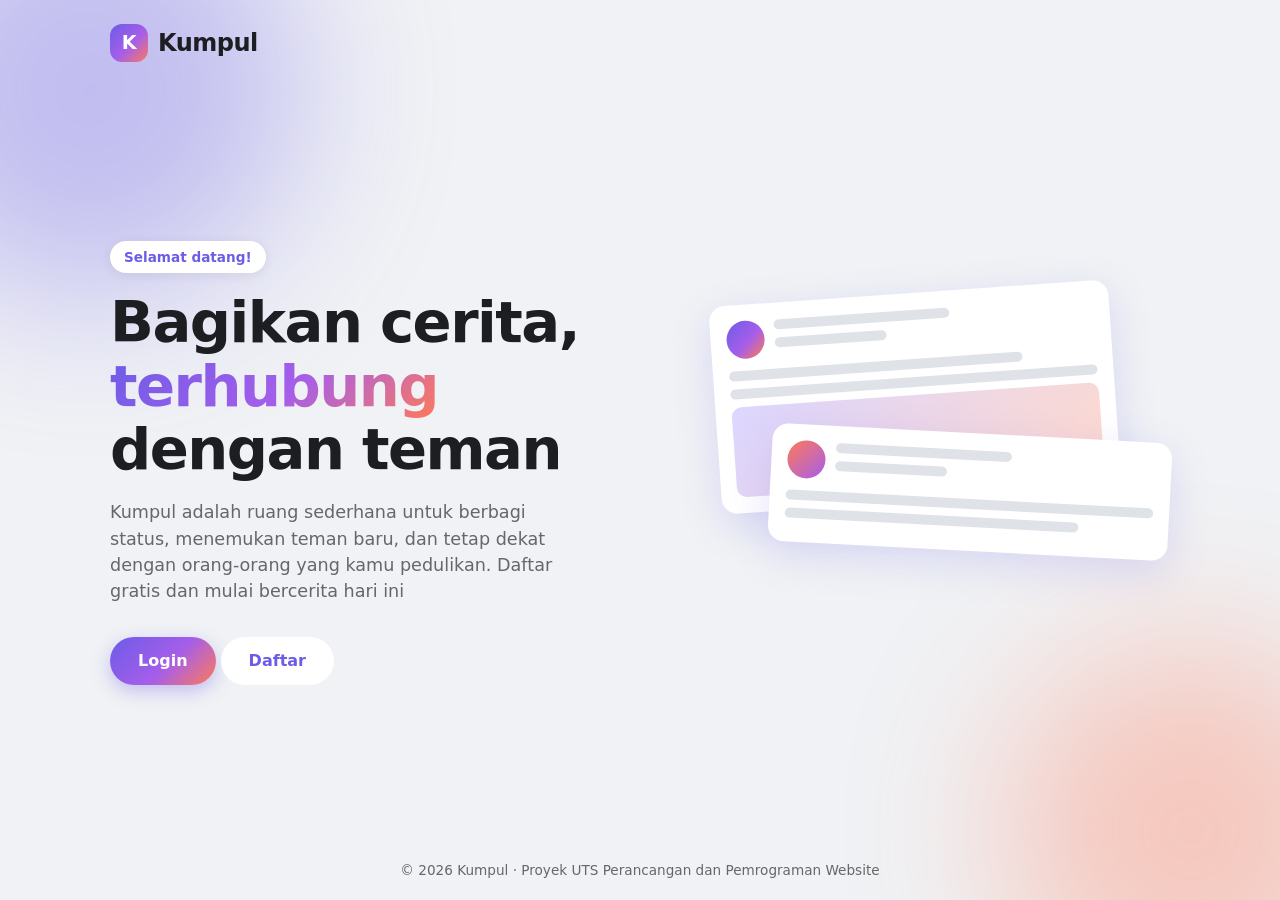
<file: index.html>
<!DOCTYPE html>
<html lang="id">
<head>
  <meta charset="UTF-8">
  <meta name="viewport" content="width=device-width, initial-scale=1.0">
  <title>Kumpul - Terhubung dengan Teman</title>
  <link rel="stylesheet" href="assets/style.css">
</head>
<body>

  <div class="landing">
    <header class="landing-header">
      <a href="/" class="logo">
        <span class="logo-ikon">K</span>
        Kumpul
      </a>
    </header>

    <main class="landing-main">
      <section class="hero-teks">
        <span class="hero-label">Selamat datang!</span>

        <h1 class="hero-judul">
          Bagikan cerita, <span class="teks-gradasi">terhubung</span> dengan teman
        </h1>

        <p class="hero-deskripsi">
          Kumpul adalah ruang sederhana untuk berbagi status, menemukan
          teman baru, dan tetap dekat dengan orang-orang yang kamu pedulikan.
          Daftar gratis dan mulai bercerita hari ini
        </p>

        <div class="hero-tombol">
          <a href="pages/login.php" class="btn btn-utama">Login</a>
          <a href="pages/register.php" class="btn btn-garis">Daftar</a>
        </div>
      </section>

      <aside class="hero-visual" aria-hidden="true">
        <div class="mock-kartu satu">
          <div class="mock-baris">
            <div class="mock-avatar"></div>
            <div style="flex:1">
              <div class="mock-garis pendek"></div>
              <div class="mock-garis" style="width:35%"></div>
            </div>
          </div>
          <div class="mock-garis sedang"></div>
          <div class="mock-garis"></div>
          <div class="mock-gambar"></div>
        </div>

        <div class="mock-kartu dua">
          <div class="mock-baris">
            <div class="mock-avatar" style="background: linear-gradient(135deg,#ff7a59,#a55eea)"></div>
            <div style="flex:1">
              <div class="mock-garis pendek"></div>
              <div class="mock-garis" style="width:35%"></div>
            </div>
          </div>
          <div class="mock-garis"></div>
          <div class="mock-garis sedang"></div>
        </div>
      </aside>

    </main>

    <footer class="landing-footer">
      &copy; 2026 Kumpul &middot; Proyek UTS Perancangan dan Pemrograman Website
    </footer>

  </div>

</body>
</html>
</file>
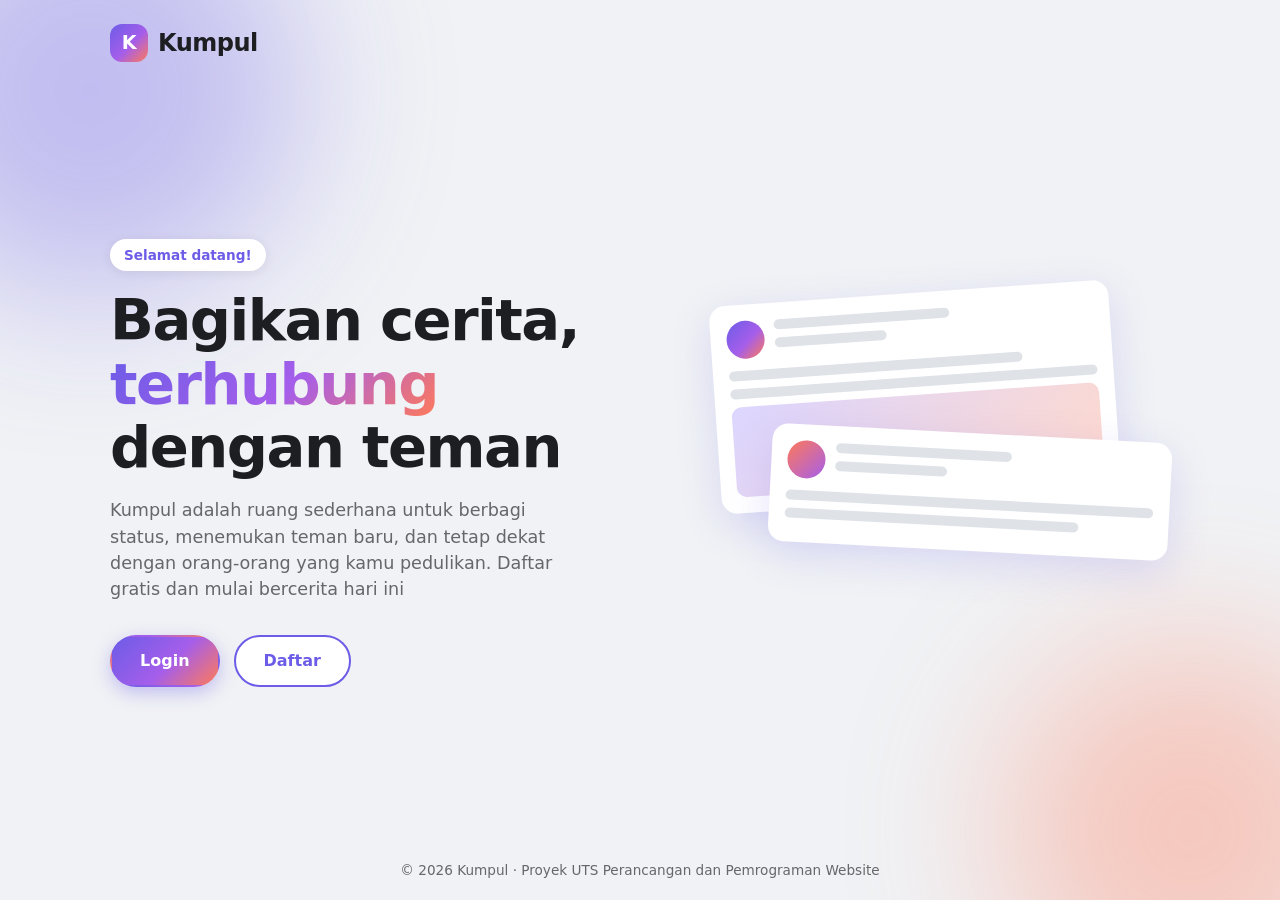
<file: frontend/index.html>
<!DOCTYPE html>
<html lang="id">
<head>
  <meta charset="UTF-8">
  <meta name="viewport" content="width=device-width, initial-scale=1.0">
  <title>Kumpul - Terhubung dengan Teman</title>
  <link rel="stylesheet" href="style.css">
</head>
<body>

  <div class="landing">
    <header class="landing-header">
      <a href="index.html" class="logo">
        <span class="logo-ikon">K</span>
        Kumpul
      </a>
    </header>

    <main class="landing-main">
      <section class="hero-teks">
        <span class="hero-label">Selamat datang!</span>

        <h1 class="hero-judul">
          Bagikan cerita, <span class="teks-gradasi">terhubung</span> dengan teman
        </h1>

        <p class="hero-deskripsi">
          Kumpul adalah ruang sederhana untuk berbagi status, menemukan
          teman baru, dan tetap dekat dengan orang-orang yang kamu pedulikan.
          Daftar gratis dan mulai bercerita hari ini
        </p>

        <div class="hero-tombol">
          <a href="login.html" class="btn btn-utama">Login</a>
          <a href="register.html" class="btn btn-garis">Daftar</a>
        </div>
      </section>

      <aside class="hero-visual" aria-hidden="true">
        <div class="mock-kartu satu">
          <div class="mock-baris">
            <div class="mock-avatar"></div>
            <div style="flex:1">
              <div class="mock-garis pendek"></div>
              <div class="mock-garis" style="width:35%"></div>
            </div>
          </div>
          <div class="mock-garis sedang"></div>
          <div class="mock-garis"></div>
          <div class="mock-gambar"></div>
        </div>

        <div class="mock-kartu dua">
          <div class="mock-baris">
            <div class="mock-avatar" style="background: linear-gradient(135deg,#ff7a59,#a55eea)"></div>
            <div style="flex:1">
              <div class="mock-garis pendek"></div>
              <div class="mock-garis" style="width:35%"></div>
            </div>
          </div>
          <div class="mock-garis"></div>
          <div class="mock-garis sedang"></div>
        </div>
      </aside>

    </main>

    <footer class="landing-footer">
      &copy; 2026 Kumpul &middot; Proyek UTS Perancangan dan Pemrograman Website
    </footer>

  </div>

</body>
</html>
</file>
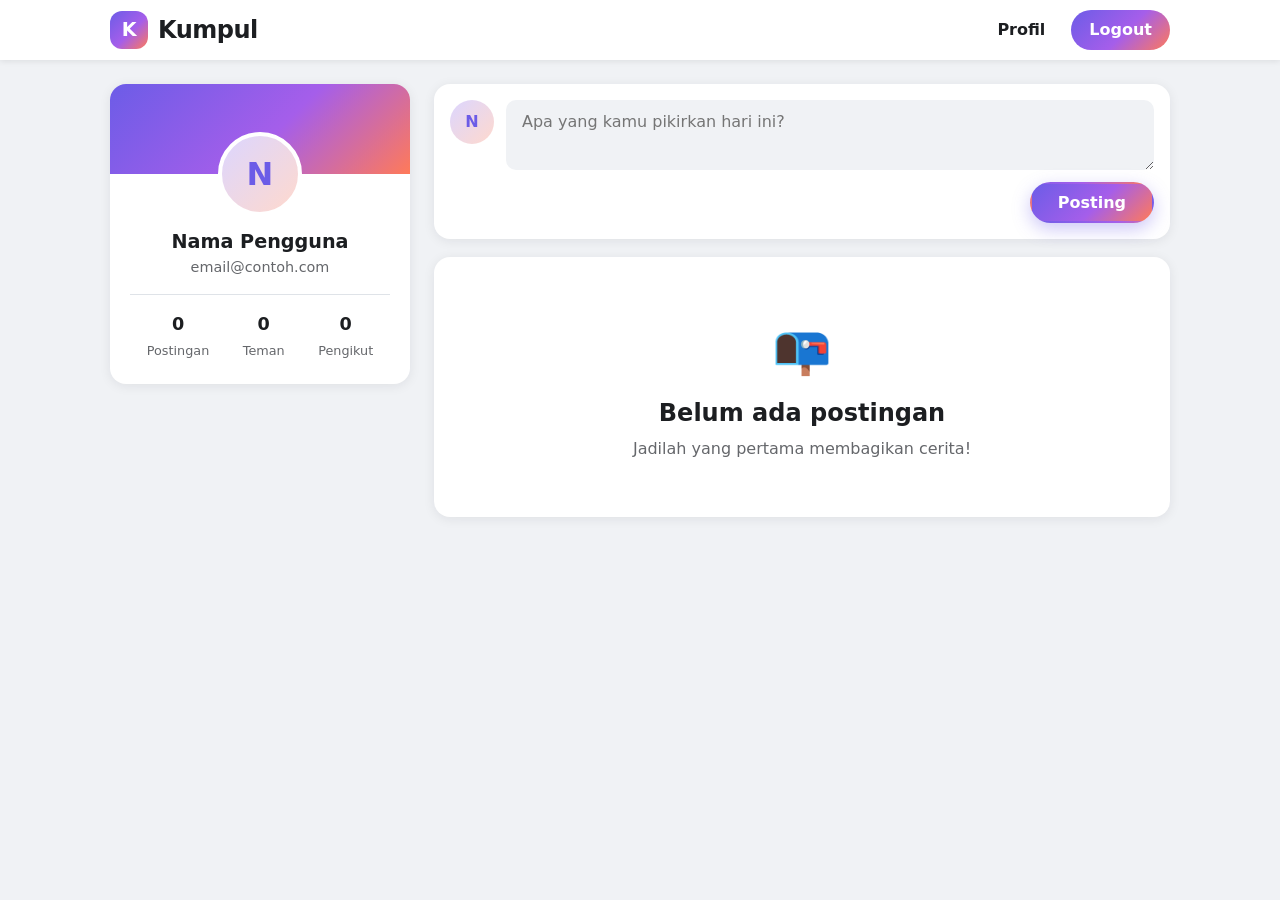
<file: Beranda.html>
<!DOCTYPE html>
<html lang="id">
<head>
  <meta charset="UTF-8">
  <meta name="viewport" content="width=device-width, initial-scale=1.0">
  <title>Beranda - Kumpul</title>
  <link rel="stylesheet" href="style.css">
</head>
<body>
  <header class="navbar">
    <div class="navbar-isi">
      <a href="beranda.html" class="logo">
        <span class="logo-ikon">K</span>
        Kumpul
      </a>
      <nav>
        <ul class="navbar-menu">
          <li><a href="#profil">Profil</a></li>
          <li><a href="logout.php" class="logout">Logout</a></li>
        </ul>
      </nav>

    </div>
  </header>
  <div class="layout-beranda">
    <aside class="kartu sidebar" id="profil">
      <div class="sidebar-sampul"></div>
      <div class="sidebar-isi">
        <div class="avatar-besar">N</div>
        <h2 class="sidebar-nama">Nama Pengguna</h2>
        <p class="sidebar-email">email@contoh.com</p>
        <div class="sidebar-statistik">
          <div><strong>0</strong><span>Postingan</span></div>
          <div><strong>0</strong><span>Teman</span></div>
          <div><strong>0</strong><span>Pengikut</span></div>
        </div>
      </div>
    </aside>
    <main class="feed">
      <section class="kartu buat-status">
        <form action="#" method="POST">
          <div class="buat-status-atas">
            <div class="avatar-kecil">N</div>
            <textarea name="status" placeholder="Apa yang kamu pikirkan hari ini?"></textarea>
          </div>
          <div class="buat-status-bawah">
            <button type="submit" class="btn btn-utama">Posting</button>
          </div>
        </form>
      </section>
      <section class="kartu feed-kosong">
        <div class="feed-kosong-ikon">📭</div>
        <h2>Belum ada postingan</h2>
        <p>Jadilah yang pertama membagikan cerita!</p>
      </section>
    </main>
  </div>
</body>
</html>
</file>
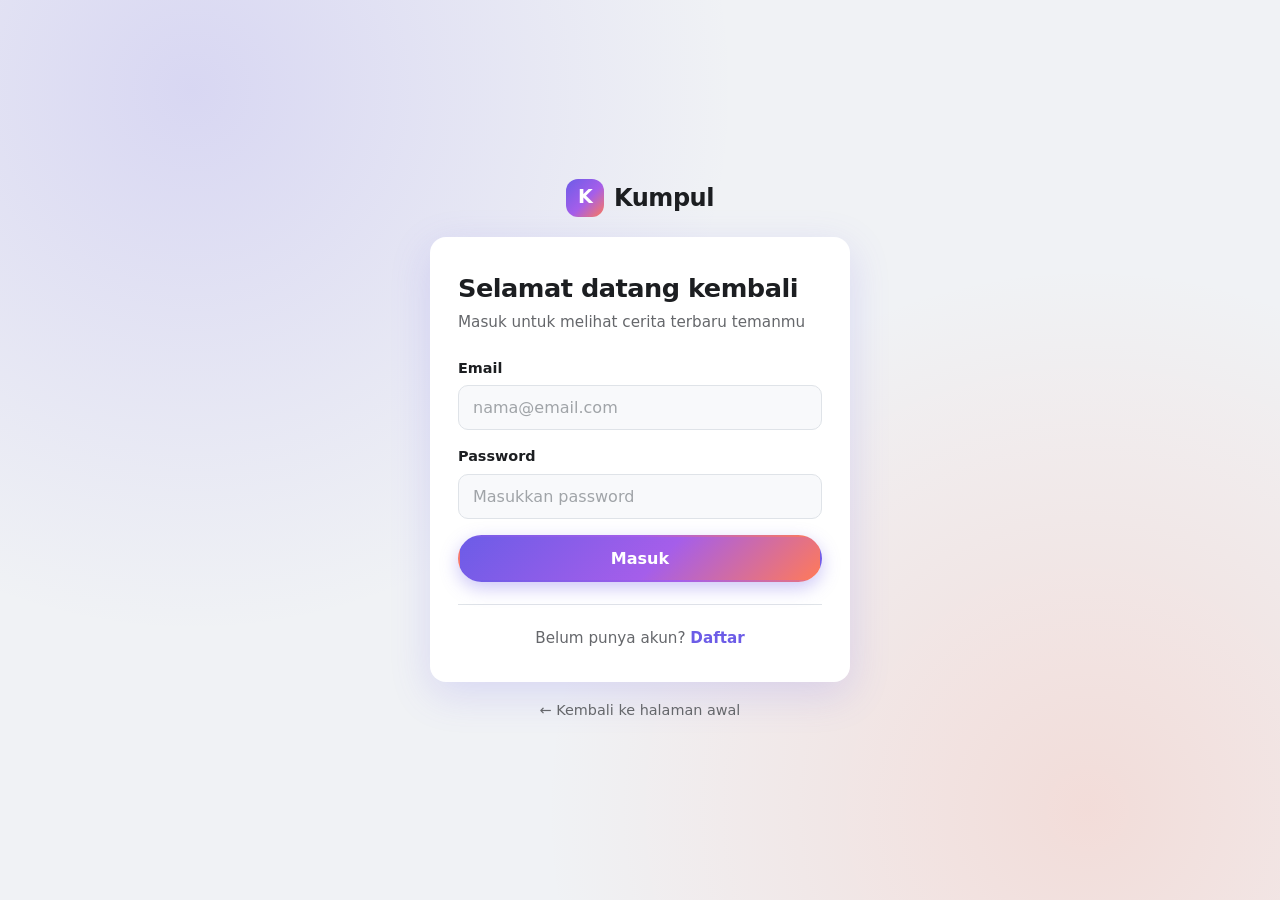
<file: Login.html>
<!DOCTYPE html>
<html lang="id">
<head>
  <meta charset="UTF-8">
  <meta name="viewport" content="width=device-width, initial-scale=1.0">
  <title>Login - Kumpul</title>
  <link rel="stylesheet" href="style.css">
</head>
<body>

  <main class="halaman-form">
    <a href="index.html" class="logo">
      <span class="logo-ikon">K</span>
      Kumpul
    </a>
    <section class="kartu kartu-form">
      <h1>Selamat datang kembali</h1>
      <p class="sub-judul">Masuk untuk melihat cerita terbaru temanmu</p>
      <form action="login.php" method="POST">
        <div class="grup-input">
          <label for="email">Email</label>
          <input type="email" id="email" name="email" placeholder="nama@email.com" required>
        </div>
        <div class="grup-input">
          <label for="password">Password</label>
          <input type="password" id="password" name="password" placeholder="Masukkan password" required>
        </div>
        <button type="submit" class="btn btn-utama btn-penuh">Masuk</button>
      </form>
      <div class="pemisah"></div>
      <p class="teks-bawah-form">
        Belum punya akun? <a href="register.html">Daftar</a>
      </p>
    </section>
    <a href="index.html" class="link-kembali">&larr; Kembali ke halaman awal</a>
  </main>
</body>
</html>
</file>
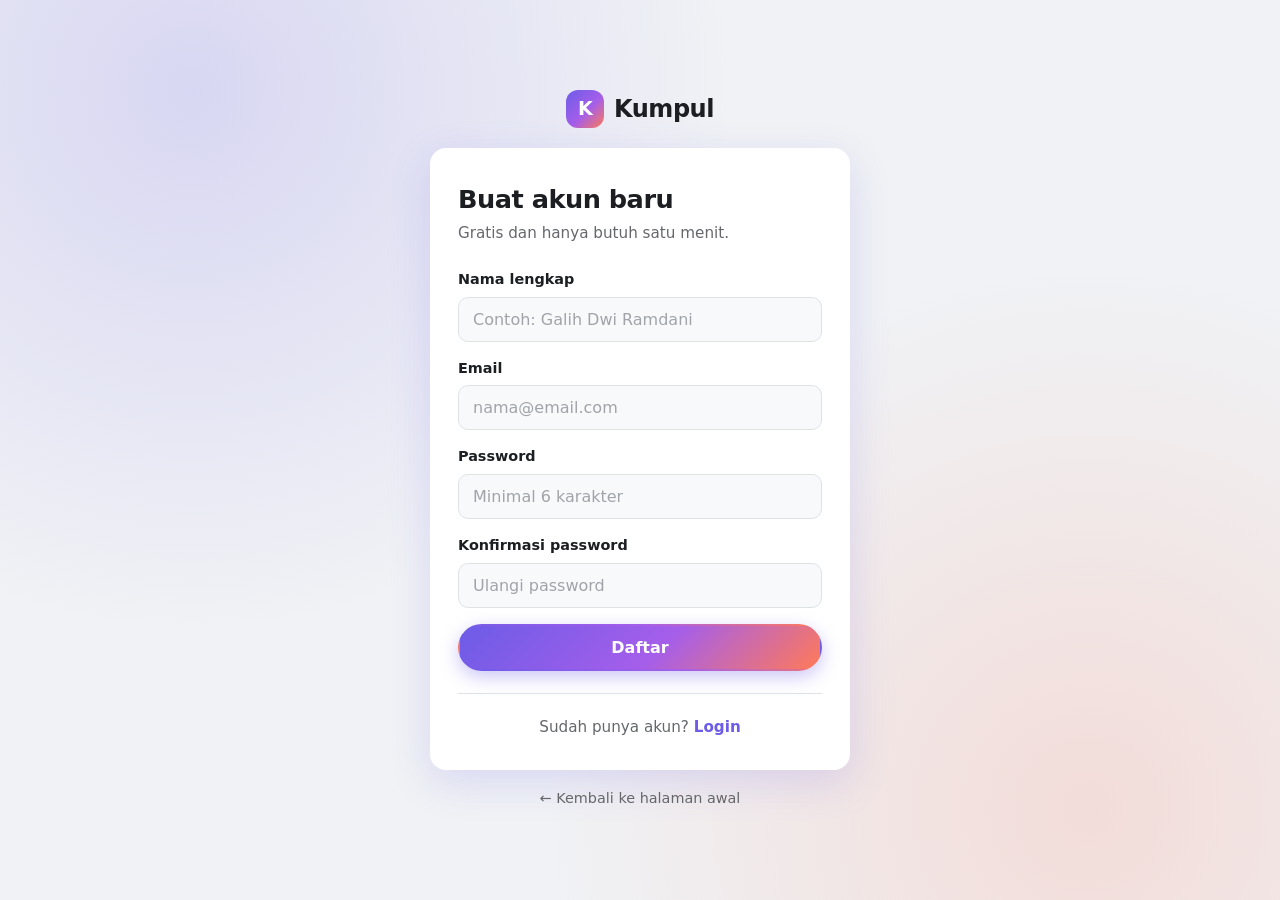
<file: Register.html>
<!DOCTYPE html>
<html lang="id">
<head>
  <meta charset="UTF-8">
  <meta name="viewport" content="width=device-width, initial-scale=1.0">
  <title>Daftar - Kumpul</title>
  <link rel="stylesheet" href="style.css">
</head>
<body>

  <main class="halaman-form">
    <a href="index.html" class="logo">
      <span class="logo-ikon">K</span>
      Kumpul
    </a>

    <section class="kartu kartu-form">
      <h1>Buat akun baru</h1>
      <p class="sub-judul">Gratis dan hanya butuh satu menit.</p>
      <form action="register.php" method="POST">
        <div class="grup-input">
          <label for="nama">Nama lengkap</label>
          <input type="text" id="nama" name="nama" placeholder="Contoh: Galih Dwi Ramdani" required>
        </div>
        <div class="grup-input">
          <label for="email">Email</label>
          <input type="email" id="email" name="email" placeholder="nama@email.com" required>
        </div>
        <div class="grup-input">
          <label for="password">Password</label>
          <input type="password" id="password" name="password" placeholder="Minimal 6 karakter" minlength="6" required>
        </div>
        <div class="grup-input">
          <label for="konfirmasi_password">Konfirmasi password</label>
          <input type="password" id="konfirmasi_password" name="konfirmasi_password" placeholder="Ulangi password" minlength="6" required>
        </div>
        <button type="submit" class="btn btn-utama btn-penuh">Daftar</button>
      </form>

      <div class="pemisah"></div>
      <p class="teks-bawah-form">
        Sudah punya akun? <a href="login.html">Login</a>
      </p>
    </section>
    <a href="index.html" class="link-kembali">&larr; Kembali ke halaman awal</a>
  </main>
</body>
</html>
</file>
<file: assets/style.css>
:root {
  --warna-utama: #6c5ce7;
  --warna-utama-gelap: #5a4bd1;
  --warna-aksen: #ff7a59;
  --gradasi: linear-gradient(135deg, #6c5ce7 0%, #a55eea 55%, #ff7a59 100%);

  --latar: #f0f2f5;
  --kartu: #ffffff;
  --teks: #1c1e21;
  --teks-redup: #65676b;
  --garis: #dfe3e8;

  --radius: 16px;
  --radius-kecil: 10px;
  --bayangan: 0 2px 12px rgba(28, 30, 33, 0.08);
  --bayangan-besar: 0 12px 40px rgba(108, 92, 231, 0.18);
}

*,
*::before,
*::after {
  box-sizing: border-box;
  margin: 0;
  padding: 0;
}

html {
  scroll-behavior: smooth;
}

body {
  font-family:
    "Segoe UI",
    system-ui,
    -apple-system,
    Roboto,
    Helvetica,
    Arial,
    sans-serif;
  background: var(--latar);
  color: var(--teks);
  line-height: 1.5;
  min-height: 100vh;
}

a {
  color: var(--warna-utama);
  text-decoration: none;
}

a:hover {
  text-decoration: underline;
}

.logo {
  display: inline-flex;
  align-items: center;
  gap: 10px;
  font-size: 1.5rem;
  font-weight: 800;
  letter-spacing: -0.5px;
  color: var(--teks);
}

.logo:hover {
  text-decoration: none;
}

.logo-ikon {
  display: grid;
  place-items: center;
  width: 38px;
  height: 38px;
  border-radius: 12px;
  background: var(--gradasi);
  color: #fff;
  font-size: 1.2rem;
}

.btn {
  display: inline-block;
  padding: 12px 28px;
  border: 1px solid var(--gradasi);
  border-radius: 999px;
  font-size: 1rem;
  font-weight: 700;
  font-family: inherit;
  text-align: center;
  cursor: pointer;
  transition:
    transform 0.15s ease,
    box-shadow 0.15s ease,
    background 0.15s ease;
}

.btn:hover {
  transform: translateY(-2px);
  text-decoration: none;
}

.btn:active {
  transform: translateY(0);
}

.btn-utama {
  background: var(--gradasi);
  color: #fff;
  box-shadow: 0 6px 18px rgba(108, 92, 231, 0.35);
}

.btn-garis {
  background: #fff;
  color: var(--warna-utama);
  border-color: var(--warna-utama);
}

.btn-garis:hover {
  background: #f4f2ff;
}

.btn-penuh {
  width: 100%;
}

.kartu {
  background: var(--kartu);
  border-radius: var(--radius);
  box-shadow: var(--bayangan);
}

.landing {
  position: relative;
  min-height: 100vh;
  display: flex;
  flex-direction: column;
  overflow: hidden;
}

.landing::before,
.landing::after {
  content: "";
  position: absolute;
  border-radius: 50%;
  filter: blur(80px);
  opacity: 0.35;
  z-index: 0;
}

.landing::before {
  width: 420px;
  height: 420px;
  background: #6c5ce7;
  top: -120px;
  left: -120px;
}

.landing::after {
  width: 380px;
  height: 380px;
  background: #ff7a59;
  bottom: -120px;
  right: -100px;
}

.landing-header,
.landing-main,
.landing-footer {
  position: relative;
  z-index: 1;
}

.landing-header {
  max-width: 1100px;
  width: 100%;
  margin: 0 auto;
  padding: 24px 20px;
}

.landing-main {
  flex: 1;
  max-width: 1100px;
  width: 100%;
  margin: 0 auto;
  padding: 20px;
  display: grid;
  grid-template-columns: 1.1fr 0.9fr;
  align-items: center;
  gap: 48px;
}

.hero-label {
  display: inline-block;
  padding: 6px 14px;
  margin-bottom: 18px;
  border-radius: 999px;
  background: #fff;
  color: var(--warna-utama);
  font-size: 0.85rem;
  font-weight: 700;
  box-shadow: var(--bayangan);
}

.hero-judul {
  font-size: clamp(2.2rem, 5vw, 3.6rem);
  line-height: 1.1;
  font-weight: 800;
  letter-spacing: -1.5px;
  margin-bottom: 18px;
}

.teks-gradasi {
  background: var(--gradasi);
  -webkit-background-clip: text;
  background-clip: text;
  -webkit-text-fill-color: transparent;
  color: transparent;
}

.hero-deskripsi {
  font-size: 1.1rem;
  color: var(--teks-redup);
  max-width: 480px;
  margin-bottom: 32px;
}

.hero-tomol {
  display: flex;
  flex-wrap: wrap;
  gap: 14px;
}

.hero-visual {
  position: relative;
  min-height: 360px;
}

.mock-kartu {
  position: absolute;
  background: #fff;
  border-radius: var(--radius);
  box-shadow: var(--bayangan-besar);
  padding: 16px;
  width: 400px;
}

.mock-kartu.satu {
  top: 10px;
  left: 0;
  transform: rotate(-4deg);
  animation: melayangSatu 20s ease-in-out infinite;
}

.mock-kartu.dua {
  top: 150px;
  right: 0;
  transform: rotate(3deg);
  animation: melayangDua 20s ease-in-out infinite;
}

@keyframes melayangSatu {
  0%,
  100% {
    transform: rotate(-4deg) translateY(0px);
  }
  10% {
    transform: rotate(-4deg) translateY(25px);
  }
  20% {
    transform: rotate(-4deg) translateY(0px);
  }
  30% {
    transform: rotate(-4deg) translateY(25px);
  }
  40% {
    transform: rotate(-4deg) translateY(0px);
  }
  50% {
    transform: rotate(-4deg) translateY(25px);
  }
  60% {
    transform: rotate(-4deg) translateY(-50px);
  }
  70% {
    transform: rotate(-4deg) translateY(25px);
  }
  80% {
    transform: rotate(-4deg) translateY(0px);
  }
  90% {
    transform: rotate(-4deg) translateY(25px);
  }
}

@keyframes melayangDua {
  0%,
  100% {
    transform: rotate(3deg) translateY(0px);
  }

  10% {
    transform: rotate(3deg) translateY(25px);
  }

  20% {
    transform: rotate(3deg) translateY(0px);
  }

  30% {
    transform: rotate(3deg) translateY(25px);
  }

  40% {
    transform: rotate(3deg) translateY(0px);
  }

  50% {
    transform: rotate(3deg) translateY(25px);
  }

  60% {
    transform: rotate(3deg) translateY(500px);
  }
  70% {
    transform: rotate(3deg) translateY(25px);
  }
  80% {
    transform: rotate(3deg) translateY(0px);
  }
  90% {
    transform: rotate(3deg) translateY(25px);
  }
}

.mock-baris {
  display: flex;
  align-items: center;
  gap: 10px;
  margin-bottom: 12px;
}

.mock-avatar {
  width: 38px;
  height: 38px;
  border-radius: 50%;
  background: var(--gradasi);
  flex-shrink: 0;
}

.mock-garis {
  height: 10px;
  border-radius: 6px;
  background: var(--garis);
  margin-bottom: 8px;
}

.mock-garis.pendek {
  width: 55%;
}
.mock-garis.sedang {
  width: 80%;
}

.mock-gambar {
  height: 90px;
  border-radius: var(--radius-kecil);
  background: linear-gradient(135deg, #dcd6ff, #ffd9cd);
  margin-top: 6px;
}

.landing-footer {
  text-align: center;
  padding: 20px;
  font-size: 0.85rem;
  color: var(--teks-redup);
}

.halaman-form {
  min-height: 100vh;
  display: flex;
  flex-direction: column;
  align-items: center;
  justify-content: center;
  padding: 24px 16px;
  background:
    radial-gradient(
      circle at 15% 10%,
      rgba(108, 92, 231, 0.18),
      transparent 40%
    ),
    radial-gradient(
      circle at 85% 90%,
      rgba(255, 122, 89, 0.18),
      transparent 40%
    ),
    var(--latar);
}

.halaman-form .logo {
  margin-bottom: 20px;
}

.kartu-form {
  width: 100%;
  max-width: 420px;
  padding: 32px 28px;
  box-shadow: var(--bayangan-besar);
}

.kartu-form h1 {
  font-size: 1.6rem;
  letter-spacing: -0.5px;
  margin-bottom: 4px;
}

.kartu-form .sub-judul {
  color: var(--teks-redup);
  margin-bottom: 24px;
  font-size: 0.95rem;
}

.grup-input {
  margin-bottom: 16px;
}

.grup-input label {
  display: block;
  margin-bottom: 6px;
  font-size: 0.9rem;
  font-weight: 600;
}

.grup-input input {
  width: 100%;
  padding: 12px 14px;
  border: 1.5px solid var(--garis);
  border-radius: var(--radius-kecil);
  background: #f8f9fb;
  font-size: 1rem;
  font-family: inherit;
  color: var(--teks);
  transition:
    border-color 0.15s ease,
    box-shadow 0.15s ease,
    background 0.15s ease;
}

.grup-input input::placeholder {
  color: #a0a4a8;
}

.grup-input input:focus {
  outline: none;
  border-color: var(--warna-utama);
  background: #fff;
  box-shadow: 0 0 0 4px rgba(108, 92, 231, 0.15);
}

.pesan {
  padding: 10px 14px;
  margin-bottom: 16px;
  border-radius: var(--radius-kecil);
  font-size: 0.9rem;
}

.pesan-error {
  background: #ffeaea;
  color: #c0392b;
}

.pesan-sukses {
  background: #e8f8ee;
  color: #1e8449;
}

.pemisah {
  height: 1px;
  background: var(--garis);
  margin: 22px 0;
}

.teks-bawah-form {
  text-align: center;
  font-size: 0.95rem;
  color: var(--teks-redup);
}

.teks-bawah-form a {
  font-weight: 700;
}

.link-kembali {
  margin-top: 18px;
  font-size: 0.9rem;
  color: var(--teks-redup);
}

.navbar {
  position: sticky;
  top: 0;
  z-index: 100;
  background: #fff;
  box-shadow: 0 1px 6px rgba(28, 30, 33, 0.1);
}

.navbar-isi {
  max-width: 1100px;
  margin: 0 auto;
  padding: 10px 20px;
  display: flex;
  align-items: center;
  justify-content: space-between;
  gap: 16px;
}

.navbar-menu {
  display: flex;
  align-items: center;
  gap: 8px;
  list-style: none;
}

.navbar-menu a {
  display: inline-block;
  padding: 8px 18px;
  border-radius: 999px;
  color: var(--teks);
  font-weight: 600;
  transition: background 0.15s ease;
}

.navbar-menu a:hover {
  background: var(--latar);
  text-decoration: none;
}

.navbar-menu a.logout {
  color: #fff;
  background: var(--gradasi);
}

.navbar-menu a.logout:hover {
  opacity: 0.9;
}

.layout-beranda {
  max-width: 1100px;
  margin: 24px auto;
  padding: 0 20px;
  display: grid;
  grid-template-columns: 300px 1fr;
  gap: 24px;
  align-items: start;
}

.sidebar {
  position: sticky;
  top: 84px;
  overflow: hidden;
}

.sidebar-sampul {
  height: 90px;
  background: var(--gradasi);
}

.sidebar-isi {
  padding: 0 20px 22px;
  text-align: center;
}

.avatar-besar {
  width: 84px;
  height: 84px;
  margin: -42px auto 12px;
  border-radius: 50%;
  border: 4px solid #fff;
  background: linear-gradient(135deg, #dcd6ff, #ffd9cd);
  display: grid;
  place-items: center;
  font-size: 2rem;
  font-weight: 800;
  color: var(--warna-utama);
}

.sidebar-nama {
  font-size: 1.2rem;
  font-weight: 800;
}

.sidebar-email {
  font-size: 0.9rem;
  color: var(--teks-redup);
  margin-bottom: 16px;
}

.sidebar-statistik {
  display: flex;
  justify-content: space-around;
  padding-top: 16px;
  border-top: 1px solid var(--garis);
}

.sidebar-statistik strong {
  display: block;
  font-size: 1.1rem;
}

.sidebar-statistik span {
  font-size: 0.8rem;
  color: var(--teks-redup);
}

.feed {
  display: flex;
  flex-direction: column;
  gap: 18px;
}

.buat-status {
  padding: 16px;
}

.buat-status-atas {
  display: flex;
  gap: 12px;
}

.avatar-kecil {
  width: 44px;
  height: 44px;
  border-radius: 50%;
  background: linear-gradient(135deg, #dcd6ff, #ffd9cd);
  display: grid;
  place-items: center;
  font-weight: 800;
  color: var(--warna-utama);
  flex-shrink: 0;
}

.buat-status textarea {
  flex: 1;
  min-height: 70px;
  padding: 12px 16px;
  border: none;
  border-radius: var(--radius-kecil);
  background: var(--latar);
  font-family: inherit;
  font-size: 1rem;
  resize: vertical;
}

.buat-status textarea:focus {
  outline: 2px solid rgba(108, 92, 231, 0.4);
}

.buat-status-bawah {
  display: flex;
  justify-content: flex-end;
  margin-top: 12px;
}

.buat-status-bawah .btn {
  padding: 9px 26px;
}

.postingan {
  padding: 20px;
}

.postingan-atas {
  display: flex;
  align-items: center;
  gap: 12px;
}

.postingan-atas time {
  display: block;
  margin-top: 3px;
  color: var(--teks-redup);
  font-size: 0.85rem;
}

.postingan-konten {
  margin: 16px 0 0 56px;
  line-height: 1.6;
  overflow-wrap: anywhere;
}

.postingan-item {
  margin-top: 15px;
  padding: 15px;
}

.postingan-header {
  display: flex;
  align-items: center;
  gap: 10px;
  margin-bottom: 10px;
}

.postingan-waktu {
  font-size: 0.8em;
  color: gray;
}

.feed-kosong {
  padding: 56px 24px;
  text-align: center;
}

.feed-kosong-ikon {
  font-size: 3rem;
  margin-bottom: 10px;
}

.feed-kosong h2 {
  margin-bottom: 6px;
}

.feed-kosong p {
  color: var(--teks-redup);
}

@media (max-width: 860px) {
  .landing-main {
    grid-template-columns: 1fr;
    text-align: center;
    gap: 24px;
  }

  .hero-deskripsi {
    margin-left: auto;
    margin-right: auto;
  }

  .hero-tombol {
    justify-content: center;
  }

  .hero-visual {
    min-height: 320px;
    max-width: 380px;
    width: 100%;
    margin: 0 auto;
  }

  .layout-beranda {
    grid-template-columns: 1fr;
  }

  .sidebar {
    position: static;
  }
}

@media (max-width: 480px) {
  .kartu-form {
    padding: 24px 18px;
  }

  .navbar-menu a {
    padding: 8px 12px;
    font-size: 0.9rem;
  }

  .hero-tombol .btn {
    width: 100%;
  }

  .mock-kartu {
    width: 230px;
  }
}
</file>
<file: frontend/style.css>
:root {
  --warna-utama: #6c5ce7;
  --warna-utama-gelap: #5a4bd1;
  --warna-aksen: #ff7a59;
  --gradasi: linear-gradient(135deg, #6c5ce7 0%, #a55eea 55%, #ff7a59 100%);

  --latar: #f0f2f5;          
  --kartu: #ffffff;          
  --teks: #1c1e21;
  --teks-redup: #65676b;
  --garis: #dfe3e8;

  --radius: 16px;
  --radius-kecil: 10px;
  --bayangan: 0 2px 12px rgba(28, 30, 33, 0.08);
  --bayangan-besar: 0 12px 40px rgba(108, 92, 231, 0.18);
}

*,
*::before,
*::after {
  box-sizing: border-box;
  margin: 0;
  padding: 0;
}

html {
  scroll-behavior: smooth;
}

body {
  font-family: "Segoe UI", system-ui, -apple-system, Roboto, Helvetica, Arial, sans-serif;
  background: var(--latar);
  color: var(--teks);
  line-height: 1.5;
  min-height: 100vh;
}

a {
  color: var(--warna-utama);
  text-decoration: none;
}

a:hover {
  text-decoration: underline;
}

.logo {
  display: inline-flex;
  align-items: center;
  gap: 10px;
  font-size: 1.5rem;
  font-weight: 800;
  letter-spacing: -0.5px;
  color: var(--teks);
}

.logo:hover {
  text-decoration: none;
}

.logo-ikon {
  display: grid;
  place-items: center;
  width: 38px;
  height: 38px;
  border-radius: 12px;
  background: var(--gradasi);
  color: #fff;
  font-size: 1.2rem;
}

.btn {
  display: inline-block;
  padding: 12px 28px;
  border: 2px solid transparent;
  border-radius: 999px;
  font-size: 1rem;
  font-weight: 700;
  font-family: inherit;
  text-align: center;
  cursor: pointer;
  transition: transform 0.15s ease, box-shadow 0.15s ease, background 0.15s ease;
}

.btn:hover {
  transform: translateY(-2px);
  text-decoration: none;
}

.btn:active {
  transform: translateY(0);
}

.btn-utama {
  background: var(--gradasi);
  color: #fff;
  box-shadow: 0 6px 18px rgba(108, 92, 231, 0.35);
}

.btn-garis {
  background: #fff;
  color: var(--warna-utama);
  border-color: var(--warna-utama);
}

.btn-garis:hover {
  background: #f4f2ff;
}

.btn-penuh {
  width: 100%;
}

.kartu {
  background: var(--kartu);
  border-radius: var(--radius);
  box-shadow: var(--bayangan);
}


.landing {
  position: relative;
  min-height: 100vh;
  display: flex;
  flex-direction: column;
  overflow: hidden;
}

.landing::before,
.landing::after {
  content: "";
  position: absolute;
  border-radius: 50%;
  filter: blur(80px);
  opacity: 0.35;
  z-index: 0;
}

.landing::before {
  width: 420px;
  height: 420px;
  background: #6c5ce7;
  top: -120px;
  left: -120px;
}

.landing::after {
  width: 380px;
  height: 380px;
  background: #ff7a59;
  bottom: -120px;
  right: -100px;
}

.landing-header,
.landing-main,
.landing-footer {
  position: relative;
  z-index: 1;
}

.landing-header {
  max-width: 1100px;
  width: 100%;
  margin: 0 auto;
  padding: 24px 20px;
}

.landing-main {
  flex: 1;
  max-width: 1100px;
  width: 100%;
  margin: 0 auto;
  padding: 20px;
  display: grid;
  grid-template-columns: 1.1fr 0.9fr;
  align-items: center;
  gap: 48px;
}

.hero-label {
  display: inline-block;
  padding: 6px 14px;
  margin-bottom: 18px;
  border-radius: 999px;
  background: #fff;
  color: var(--warna-utama);
  font-size: 0.85rem;
  font-weight: 700;
  box-shadow: var(--bayangan);
}

.hero-judul {
  font-size: clamp(2.2rem, 5vw, 3.6rem);
  line-height: 1.1;
  font-weight: 800;
  letter-spacing: -1.5px;
  margin-bottom: 18px;
}

.teks-gradasi {
  background: var(--gradasi);
  -webkit-background-clip: text;
  background-clip: text;
  -webkit-text-fill-color: transparent;
  color: transparent;
}

.hero-deskripsi {
  font-size: 1.1rem;
  color: var(--teks-redup);
  max-width: 480px;
  margin-bottom: 32px;
}

.hero-tombol {
  display: flex;
  flex-wrap: wrap;
  gap: 14px;
}

.hero-visual {
  position: relative;
  min-height: 360px;
}

.mock-kartu {
  position: absolute;
  background: #fff;
  border-radius: var(--radius);
  box-shadow: var(--bayangan-besar);
  padding: 16px;
  width: 400px;
}

.mock-kartu.satu {
  top: 10px;
  left: 0;
  transform: rotate(-4deg);
  animation: melayangSatu 20s ease-in-out infinite
}

.mock-kartu.dua {
  top: 150px;
  right: 0;
  transform: rotate(3deg);
  animation: melayangDua 20s ease-in-out infinite;
}

@keyframes melayangSatu {

  0%,100% {
    transform: rotate(-4deg) translateY(0px);
  }
  10% {
    transform: rotate(-4deg) translateY(25px);
  }
  20% {
    transform: rotate(-4deg) translateY(0px);
  }
  30% {
    transform: rotate(-4deg) translateY(25px);
  }
  40% {
    transform: rotate(-4deg) translateY(0px);
  }
  50% {
    transform: rotate(-4deg) translateY(25px);
  }
  60% {
    transform: rotate(-4deg) translateY(-500px);
  }
  70% {
    transform: rotate(-4deg) translateY(25px);
  }
  80% {
    transform: rotate(-4deg) translateY(0px);
  }
  90% {
    transform: rotate(-4deg) translateY(25px);
  }
  
}

@keyframes melayangDua {
  0%,100% {
      transform: rotate(3deg) translateY(0px);
    }
  
    10% {
      transform: rotate(3deg) translateY(25px);
    }
  
    20% {
      transform: rotate(3deg) translateY(0px);
    }
  
    30% {
      transform: rotate(3deg) translateY(25px);
    }
  
    40% {
      transform: rotate(3deg) translateY(0px);
    }
  
    50% {
      transform: rotate(3deg) translateY(25px);
    }
  
    60% {
      transform: rotate(3deg) translateY(-500px);
    }
    70% {
      transform: rotate(3deg) translateY(25px);
    }
    80% {
      transform: rotate(3deg) translateY(0px);
    }
    90% {
      transform: rotate(3deg) translateY(25px);
    }
}

.mock-baris {
  display: flex;
  align-items: center;
  gap: 10px;
  margin-bottom: 12px;
}

.mock-avatar {
  width: 38px;
  height: 38px;
  border-radius: 50%;
  background: var(--gradasi);
  flex-shrink: 0;
}

.mock-garis {
  height: 10px;
  border-radius: 6px;
  background: var(--garis);
  margin-bottom: 8px;
}

.mock-garis.pendek { width: 55%; }
.mock-garis.sedang { width: 80%; }

.mock-gambar {
  height: 90px;
  border-radius: var(--radius-kecil);
  background: linear-gradient(135deg, #dcd6ff, #ffd9cd);
  margin-top: 6px;
}

.landing-footer {
  text-align: center;
  padding: 20px;
  font-size: 0.85rem;
  color: var(--teks-redup);
}

.halaman-form {
  min-height: 100vh;
  display: flex;
  flex-direction: column;
  align-items: center;
  justify-content: center;
  padding: 24px 16px;
  background:
    radial-gradient(circle at 15% 10%, rgba(108, 92, 231, 0.18), transparent 40%),
    radial-gradient(circle at 85% 90%, rgba(255, 122, 89, 0.18), transparent 40%),
    var(--latar);
}

.halaman-form .logo {
  margin-bottom: 20px;
}

.kartu-form {
  width: 100%;
  max-width: 420px;
  padding: 32px 28px;
  box-shadow: var(--bayangan-besar);
}

.kartu-form h1 {
  font-size: 1.6rem;
  letter-spacing: -0.5px;
  margin-bottom: 4px;
}

.kartu-form .sub-judul {
  color: var(--teks-redup);
  margin-bottom: 24px;
  font-size: 0.95rem;
}

.grup-input {
  margin-bottom: 16px;
}

.grup-input label {
  display: block;
  margin-bottom: 6px;
  font-size: 0.9rem;
  font-weight: 600;
}

.grup-input input {
  width: 100%;
  padding: 12px 14px;
  border: 1.5px solid var(--garis);
  border-radius: var(--radius-kecil);
  background: #f8f9fb;
  font-size: 1rem;
  font-family: inherit;
  color: var(--teks);
  transition: border-color 0.15s ease, box-shadow 0.15s ease, background 0.15s ease;
}

.grup-input input::placeholder {
  color: #a0a4a8;
}

.grup-input input:focus {
  outline: none;
  border-color: var(--warna-utama);
  background: #fff;
  box-shadow: 0 0 0 4px rgba(108, 92, 231, 0.15);
}

.pesan {
  padding: 10px 14px;
  margin-bottom: 16px;
  border-radius: var(--radius-kecil);
  font-size: 0.9rem;
}

.pesan-error {
  background: #ffeaea;
  color: #c0392b;
}

.pesan-sukses {
  background: #e8f8ee;
  color: #1e8449;
}

.pemisah {
  height: 1px;
  background: var(--garis);
  margin: 22px 0;
}

.teks-bawah-form {
  text-align: center;
  font-size: 0.95rem;
  color: var(--teks-redup);
}

.teks-bawah-form a {
  font-weight: 700;
}

.link-kembali {
  margin-top: 18px;
  font-size: 0.9rem;
  color: var(--teks-redup);
}

.navbar {
  position: sticky;
  top: 0;
  z-index: 100;
  background: #fff;
  box-shadow: 0 1px 6px rgba(28, 30, 33, 0.1);
}

.navbar-isi {
  max-width: 1100px;
  margin: 0 auto;
  padding: 10px 20px;
  display: flex;
  align-items: center;
  justify-content: space-between;
  gap: 16px;
}

.navbar-menu {
  display: flex;
  align-items: center;
  gap: 8px;
  list-style: none;
}

.navbar-menu a {
  display: inline-block;
  padding: 8px 18px;
  border-radius: 999px;
  color: var(--teks);
  font-weight: 600;
  transition: background 0.15s ease;
}

.navbar-menu a:hover {
  background: var(--latar);
  text-decoration: none;
}

.navbar-menu a.logout {
  color: #fff;
  background: var(--gradasi);
}

.navbar-menu a.logout:hover {
  opacity: 0.9;
}

.layout-beranda {
  max-width: 1100px;
  margin: 24px auto;
  padding: 0 20px;
  display: grid;
  grid-template-columns: 300px 1fr;
  gap: 24px;
  align-items: start;
}

.sidebar {
  position: sticky;
  top: 84px;
  overflow: hidden;
}

.sidebar-sampul {
  height: 90px;
  background: var(--gradasi);
}

.sidebar-isi {
  padding: 0 20px 22px;
  text-align: center;
}

.avatar-besar {
  width: 84px;
  height: 84px;
  margin: -42px auto 12px;
  border-radius: 50%;
  border: 4px solid #fff;
  background: linear-gradient(135deg, #dcd6ff, #ffd9cd);
  display: grid;
  place-items: center;
  font-size: 2rem;
  font-weight: 800;
  color: var(--warna-utama);
}

.sidebar-nama {
  font-size: 1.2rem;
  font-weight: 800;
}

.sidebar-email {
  font-size: 0.9rem;
  color: var(--teks-redup);
  margin-bottom: 16px;
}

.sidebar-statistik {
  display: flex;
  justify-content: space-around;
  padding-top: 16px;
  border-top: 1px solid var(--garis);
}

.sidebar-statistik strong {
  display: block;
  font-size: 1.1rem;
}

.sidebar-statistik span {
  font-size: 0.8rem;
  color: var(--teks-redup);
}

.feed {
  display: flex;
  flex-direction: column;
  gap: 18px;
}

.buat-status {
  padding: 16px;
}

.buat-status-atas {
  display: flex;
  gap: 12px;
}

.avatar-kecil {
  width: 44px;
  height: 44px;
  border-radius: 50%;
  background: linear-gradient(135deg, #dcd6ff, #ffd9cd);
  display: grid;
  place-items: center;
  font-weight: 800;
  color: var(--warna-utama);
  flex-shrink: 0;
}

.buat-status textarea {
  flex: 1;
  min-height: 70px;
  padding: 12px 16px;
  border: none;
  border-radius: var(--radius-kecil);
  background: var(--latar);
  font-family: inherit;
  font-size: 1rem;
  resize: vertical;
}

.buat-status textarea:focus {
  outline: 2px solid rgba(108, 92, 231, 0.4);
}

.buat-status-bawah {
  display: flex;
  justify-content: flex-end;
  margin-top: 12px;
}

.buat-status-bawah .btn {
  padding: 9px 26px;
}

.feed-kosong {
  padding: 56px 24px;
  text-align: center;
}

.feed-kosong-ikon {
  font-size: 3rem;
  margin-bottom: 10px;
}

.feed-kosong h2 {
  margin-bottom: 6px;
}

.feed-kosong p {
  color: var(--teks-redup);
}


@media (max-width: 860px) {
  .landing-main {
    grid-template-columns: 1fr;
    text-align: center;
    gap: 24px;
  }

  .hero-deskripsi {
    margin-left: auto;
    margin-right: auto;
  }

  .hero-tombol {
    justify-content: center;
  }

  .hero-visual {
    min-height: 320px;
    max-width: 380px;
    width: 100%;
    margin: 0 auto;
  }

  .layout-beranda {
    grid-template-columns: 1fr;
  }

  .sidebar {
    position: static;
  }
}

@media (max-width: 480px) {
  .kartu-form {
    padding: 24px 18px;
  }

  .navbar-menu a {
    padding: 8px 12px;
    font-size: 0.9rem;
  }

  .hero-tombol .btn {
    width: 100%;
  }

  .mock-kartu {
    width: 230px;
  }
}
</file>
<file: style.css>
:root {
  --warna-utama: #6c5ce7;
  --warna-utama-gelap: #5a4bd1;
  --warna-aksen: #ff7a59;
  --gradasi: linear-gradient(135deg, #6c5ce7 0%, #a55eea 55%, #ff7a59 100%);

  --latar: #f0f2f5;          
  --kartu: #ffffff;          
  --teks: #1c1e21;
  --teks-redup: #65676b;
  --garis: #dfe3e8;

  --radius: 16px;
  --radius-kecil: 10px;
  --bayangan: 0 2px 12px rgba(28, 30, 33, 0.08);
  --bayangan-besar: 0 12px 40px rgba(108, 92, 231, 0.18);
}

*,
*::before,
*::after {
  box-sizing: border-box;
  margin: 0;
  padding: 0;
}

html {
  scroll-behavior: smooth;
}

body {
  font-family: "Segoe UI", system-ui, -apple-system, Roboto, Helvetica, Arial, sans-serif;
  background: var(--latar);
  color: var(--teks);
  line-height: 1.5;
  min-height: 100vh;
}

a {
  color: var(--warna-utama);
  text-decoration: none;
}

a:hover {
  text-decoration: underline;
}

.logo {
  display: inline-flex;
  align-items: center;
  gap: 10px;
  font-size: 1.5rem;
  font-weight: 800;
  letter-spacing: -0.5px;
  color: var(--teks);
}

.logo:hover {
  text-decoration: none;
}

.logo-ikon {
  display: grid;
  place-items: center;
  width: 38px;
  height: 38px;
  border-radius: 12px;
  background: var(--gradasi);
  color: #fff;
  font-size: 1.2rem;
}

.btn {
  display: inline-block;
  padding: 12px 28px;
  border: 2px solid transparent;
  border-radius: 999px;
  font-size: 1rem;
  font-weight: 700;
  font-family: inherit;
  text-align: center;
  cursor: pointer;
  transition: transform 0.15s ease, box-shadow 0.15s ease, background 0.15s ease;
}

.btn:hover {
  transform: translateY(-2px);
  text-decoration: none;
}

.btn:active {
  transform: translateY(0);
}

.btn-utama {
  background: var(--gradasi);
  color: #fff;
  box-shadow: 0 6px 18px rgba(108, 92, 231, 0.35);
}

.btn-garis {
  background: #fff;
  color: var(--warna-utama);
  border-color: var(--warna-utama);
}

.btn-garis:hover {
  background: #f4f2ff;
}

.btn-penuh {
  width: 100%;
}

.kartu {
  background: var(--kartu);
  border-radius: var(--radius);
  box-shadow: var(--bayangan);
}


.landing {
  position: relative;
  min-height: 100vh;
  display: flex;
  flex-direction: column;
  overflow: hidden;
}

.landing::before,
.landing::after {
  content: "";
  position: absolute;
  border-radius: 50%;
  filter: blur(80px);
  opacity: 0.35;
  z-index: 0;
}

.landing::before {
  width: 420px;
  height: 420px;
  background: #6c5ce7;
  top: -120px;
  left: -120px;
}

.landing::after {
  width: 380px;
  height: 380px;
  background: #ff7a59;
  bottom: -120px;
  right: -100px;
}

.landing-header,
.landing-main,
.landing-footer {
  position: relative;
  z-index: 1;
}

.landing-header {
  max-width: 1100px;
  width: 100%;
  margin: 0 auto;
  padding: 24px 20px;
}

.landing-main {
  flex: 1;
  max-width: 1100px;
  width: 100%;
  margin: 0 auto;
  padding: 20px;
  display: grid;
  grid-template-columns: 1.1fr 0.9fr;
  align-items: center;
  gap: 48px;
}

.hero-label {
  display: inline-block;
  padding: 6px 14px;
  margin-bottom: 18px;
  border-radius: 999px;
  background: #fff;
  color: var(--warna-utama);
  font-size: 0.85rem;
  font-weight: 700;
  box-shadow: var(--bayangan);
}

.hero-judul {
  font-size: clamp(2.2rem, 5vw, 3.6rem);
  line-height: 1.1;
  font-weight: 800;
  letter-spacing: -1.5px;
  margin-bottom: 18px;
}

.teks-gradasi {
  background: var(--gradasi);
  -webkit-background-clip: text;
  background-clip: text;
  -webkit-text-fill-color: transparent;
  color: transparent;
}

.hero-deskripsi {
  font-size: 1.1rem;
  color: var(--teks-redup);
  max-width: 480px;
  margin-bottom: 32px;
}

.hero-tombol {
  display: flex;
  flex-wrap: wrap;
  gap: 14px;
}

.hero-visual {
  position: relative;
  min-height: 360px;
}

.mock-kartu {
  position: absolute;
  background: #fff;
  border-radius: var(--radius);
  box-shadow: var(--bayangan-besar);
  padding: 16px;
  width: 400px;
}

.mock-kartu.satu {
  top: 10px;
  left: 0;
  transform: rotate(-4deg);
  animation: melayangSatu 20s ease-in-out infinite
}

.mock-kartu.dua {
  top: 150px;
  right: 0;
  transform: rotate(3deg);
  animation: melayangDua 20s ease-in-out infinite;
}

@keyframes melayangSatu {

  0%,100% {
    transform: rotate(-4deg) translateY(0px);
  }
  10% {
    transform: rotate(-4deg) translateY(25px);
  }
  20% {
    transform: rotate(-4deg) translateY(0px);
  }
  30% {
    transform: rotate(-4deg) translateY(25px);
  }
  40% {
    transform: rotate(-4deg) translateY(0px);
  }
  50% {
    transform: rotate(-4deg) translateY(25px);
  }
  60% {
    transform: rotate(-4deg) translateY(-500px);
  }
  70% {
    transform: rotate(-4deg) translateY(25px);
  }
  80% {
    transform: rotate(-4deg) translateY(0px);
  }
  90% {
    transform: rotate(-4deg) translateY(25px);
  }
  
}

@keyframes melayangDua {
  0%,100% {
      transform: rotate(3deg) translateY(0px);
    }
  
    10% {
      transform: rotate(3deg) translateY(25px);
    }
  
    20% {
      transform: rotate(3deg) translateY(0px);
    }
  
    30% {
      transform: rotate(3deg) translateY(25px);
    }
  
    40% {
      transform: rotate(3deg) translateY(0px);
    }
  
    50% {
      transform: rotate(3deg) translateY(25px);
    }
  
    60% {
      transform: rotate(3deg) translateY(-500px);
    }
    70% {
      transform: rotate(3deg) translateY(25px);
    }
    80% {
      transform: rotate(3deg) translateY(0px);
    }
    90% {
      transform: rotate(3deg) translateY(25px);
    }
}

.mock-baris {
  display: flex;
  align-items: center;
  gap: 10px;
  margin-bottom: 12px;
}

.mock-avatar {
  width: 38px;
  height: 38px;
  border-radius: 50%;
  background: var(--gradasi);
  flex-shrink: 0;
}

.mock-garis {
  height: 10px;
  border-radius: 6px;
  background: var(--garis);
  margin-bottom: 8px;
}

.mock-garis.pendek { width: 55%; }
.mock-garis.sedang { width: 80%; }

.mock-gambar {
  height: 90px;
  border-radius: var(--radius-kecil);
  background: linear-gradient(135deg, #dcd6ff, #ffd9cd);
  margin-top: 6px;
}

.landing-footer {
  text-align: center;
  padding: 20px;
  font-size: 0.85rem;
  color: var(--teks-redup);
}

.halaman-form {
  min-height: 100vh;
  display: flex;
  flex-direction: column;
  align-items: center;
  justify-content: center;
  padding: 24px 16px;
  background:
    radial-gradient(circle at 15% 10%, rgba(108, 92, 231, 0.18), transparent 40%),
    radial-gradient(circle at 85% 90%, rgba(255, 122, 89, 0.18), transparent 40%),
    var(--latar);
}

.halaman-form .logo {
  margin-bottom: 20px;
}

.kartu-form {
  width: 100%;
  max-width: 420px;
  padding: 32px 28px;
  box-shadow: var(--bayangan-besar);
}

.kartu-form h1 {
  font-size: 1.6rem;
  letter-spacing: -0.5px;
  margin-bottom: 4px;
}

.kartu-form .sub-judul {
  color: var(--teks-redup);
  margin-bottom: 24px;
  font-size: 0.95rem;
}

.grup-input {
  margin-bottom: 16px;
}

.grup-input label {
  display: block;
  margin-bottom: 6px;
  font-size: 0.9rem;
  font-weight: 600;
}

.grup-input input {
  width: 100%;
  padding: 12px 14px;
  border: 1.5px solid var(--garis);
  border-radius: var(--radius-kecil);
  background: #f8f9fb;
  font-size: 1rem;
  font-family: inherit;
  color: var(--teks);
  transition: border-color 0.15s ease, box-shadow 0.15s ease, background 0.15s ease;
}

.grup-input input::placeholder {
  color: #a0a4a8;
}

.grup-input input:focus {
  outline: none;
  border-color: var(--warna-utama);
  background: #fff;
  box-shadow: 0 0 0 4px rgba(108, 92, 231, 0.15);
}

.pesan {
  padding: 10px 14px;
  margin-bottom: 16px;
  border-radius: var(--radius-kecil);
  font-size: 0.9rem;
}

.pesan-error {
  background: #ffeaea;
  color: #c0392b;
}

.pesan-sukses {
  background: #e8f8ee;
  color: #1e8449;
}

.pemisah {
  height: 1px;
  background: var(--garis);
  margin: 22px 0;
}

.teks-bawah-form {
  text-align: center;
  font-size: 0.95rem;
  color: var(--teks-redup);
}

.teks-bawah-form a {
  font-weight: 700;
}

.link-kembali {
  margin-top: 18px;
  font-size: 0.9rem;
  color: var(--teks-redup);
}

.navbar {
  position: sticky;
  top: 0;
  z-index: 100;
  background: #fff;
  box-shadow: 0 1px 6px rgba(28, 30, 33, 0.1);
}

.navbar-isi {
  max-width: 1100px;
  margin: 0 auto;
  padding: 10px 20px;
  display: flex;
  align-items: center;
  justify-content: space-between;
  gap: 16px;
}

.navbar-menu {
  display: flex;
  align-items: center;
  gap: 8px;
  list-style: none;
}

.navbar-menu a {
  display: inline-block;
  padding: 8px 18px;
  border-radius: 999px;
  color: var(--teks);
  font-weight: 600;
  transition: background 0.15s ease;
}

.navbar-menu a:hover {
  background: var(--latar);
  text-decoration: none;
}

.navbar-menu a.logout {
  color: #fff;
  background: var(--gradasi);
}

.navbar-menu a.logout:hover {
  opacity: 0.9;
}

.layout-beranda {
  max-width: 1100px;
  margin: 24px auto;
  padding: 0 20px;
  display: grid;
  grid-template-columns: 300px 1fr;
  gap: 24px;
  align-items: start;
}

.sidebar {
  position: sticky;
  top: 84px;
  overflow: hidden;
}

.sidebar-sampul {
  height: 90px;
  background: var(--gradasi);
}

.sidebar-isi {
  padding: 0 20px 22px;
  text-align: center;
}

.avatar-besar {
  width: 84px;
  height: 84px;
  margin: -42px auto 12px;
  border-radius: 50%;
  border: 4px solid #fff;
  background: linear-gradient(135deg, #dcd6ff, #ffd9cd);
  display: grid;
  place-items: center;
  font-size: 2rem;
  font-weight: 800;
  color: var(--warna-utama);
}

.sidebar-nama {
  font-size: 1.2rem;
  font-weight: 800;
}

.sidebar-email {
  font-size: 0.9rem;
  color: var(--teks-redup);
  margin-bottom: 16px;
}

.sidebar-statistik {
  display: flex;
  justify-content: space-around;
  padding-top: 16px;
  border-top: 1px solid var(--garis);
}

.sidebar-statistik strong {
  display: block;
  font-size: 1.1rem;
}

.sidebar-statistik span {
  font-size: 0.8rem;
  color: var(--teks-redup);
}

.feed {
  display: flex;
  flex-direction: column;
  gap: 18px;
}

.buat-status {
  padding: 16px;
}

.buat-status-atas {
  display: flex;
  gap: 12px;
}

.avatar-kecil {
  width: 44px;
  height: 44px;
  border-radius: 50%;
  background: linear-gradient(135deg, #dcd6ff, #ffd9cd);
  display: grid;
  place-items: center;
  font-weight: 800;
  color: var(--warna-utama);
  flex-shrink: 0;
}

.buat-status textarea {
  flex: 1;
  min-height: 70px;
  padding: 12px 16px;
  border: none;
  border-radius: var(--radius-kecil);
  background: var(--latar);
  font-family: inherit;
  font-size: 1rem;
  resize: vertical;
}

.buat-status textarea:focus {
  outline: 2px solid rgba(108, 92, 231, 0.4);
}

.buat-status-bawah {
  display: flex;
  justify-content: flex-end;
  margin-top: 12px;
}

.buat-status-bawah .btn {
  padding: 9px 26px;
}

.feed-kosong {
  padding: 56px 24px;
  text-align: center;
}

.feed-kosong-ikon {
  font-size: 3rem;
  margin-bottom: 10px;
}

.feed-kosong h2 {
  margin-bottom: 6px;
}

.feed-kosong p {
  color: var(--teks-redup);
}


@media (max-width: 860px) {
  .landing-main {
    grid-template-columns: 1fr;
    text-align: center;
    gap: 24px;
  }

  .hero-deskripsi {
    margin-left: auto;
    margin-right: auto;
  }

  .hero-tombol {
    justify-content: center;
  }

  .hero-visual {
    min-height: 320px;
    max-width: 380px;
    width: 100%;
    margin: 0 auto;
  }

  .layout-beranda {
    grid-template-columns: 1fr;
  }

  .sidebar {
    position: static;
  }
}

@media (max-width: 480px) {
  .kartu-form {
    padding: 24px 18px;
  }

  .navbar-menu a {
    padding: 8px 12px;
    font-size: 0.9rem;
  }

  .hero-tombol .btn {
    width: 100%;
  }

  .mock-kartu {
    width: 230px;
  }
}
</file>
